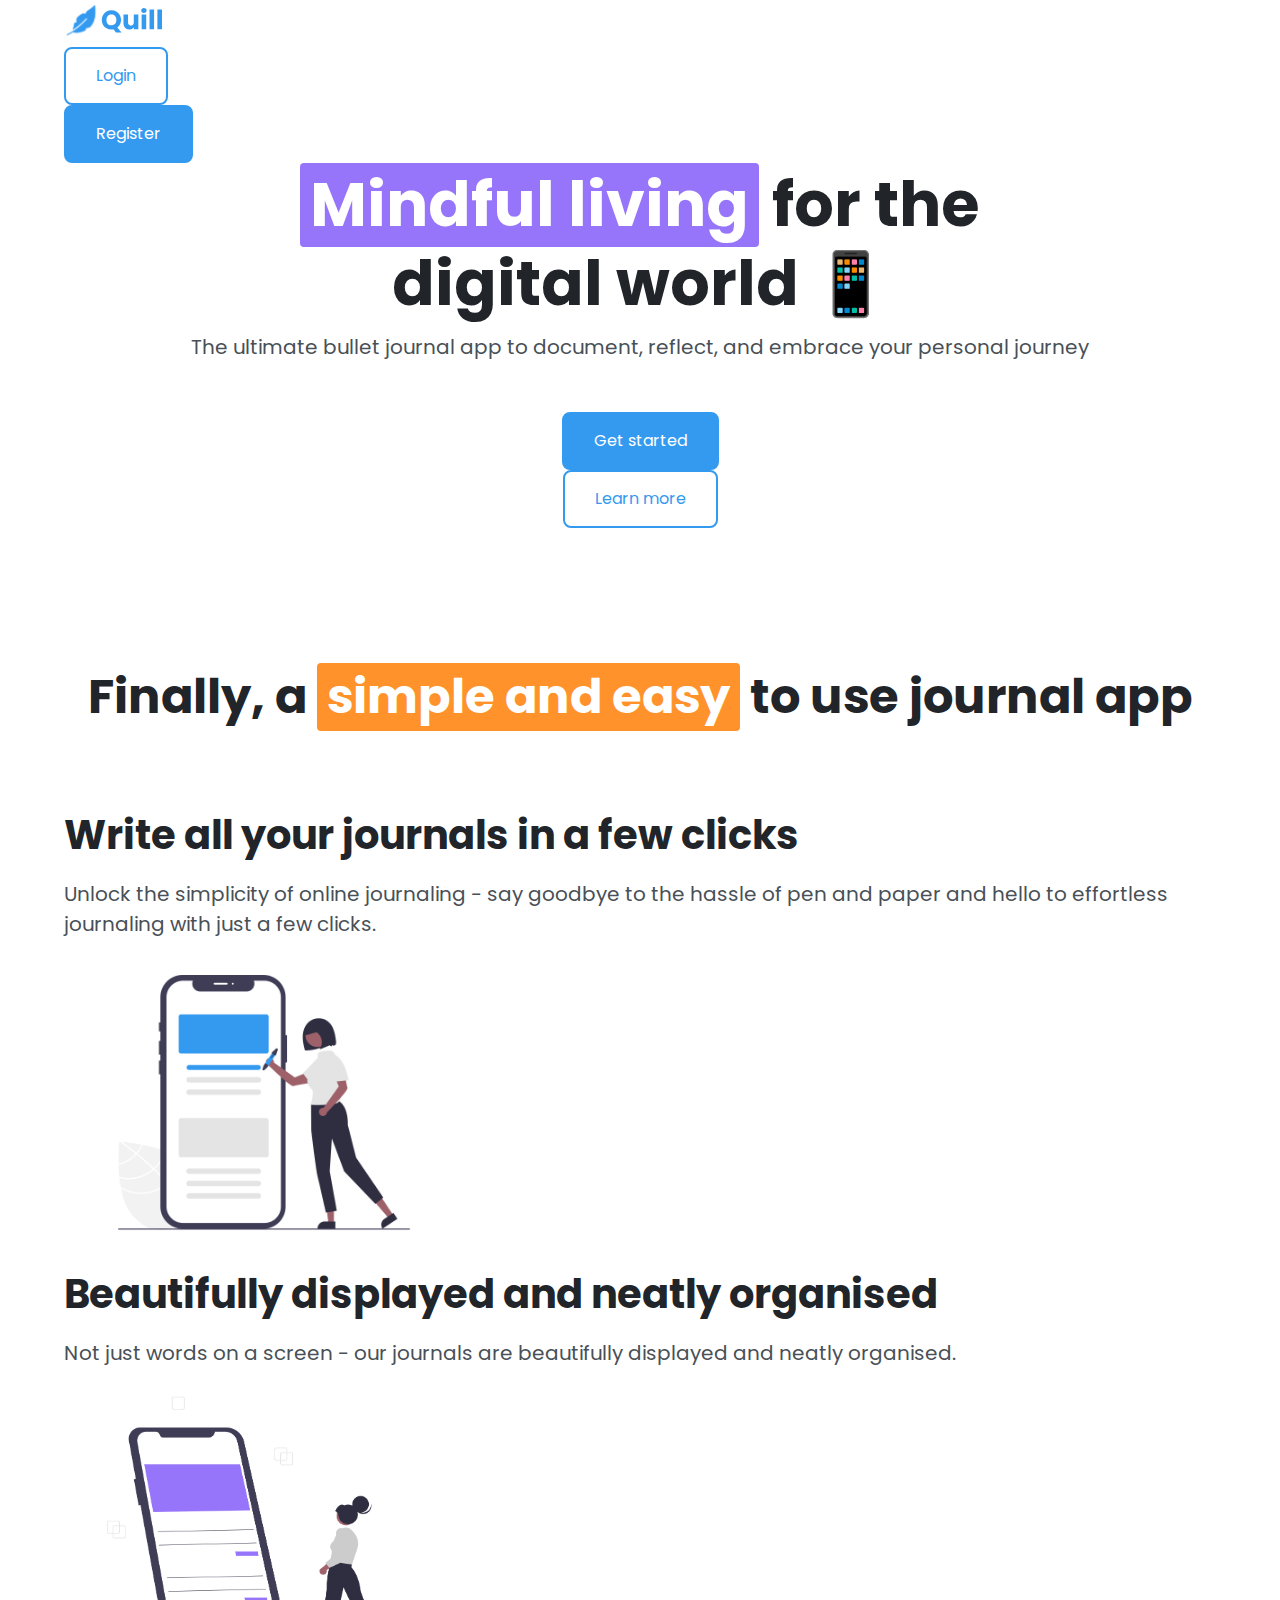
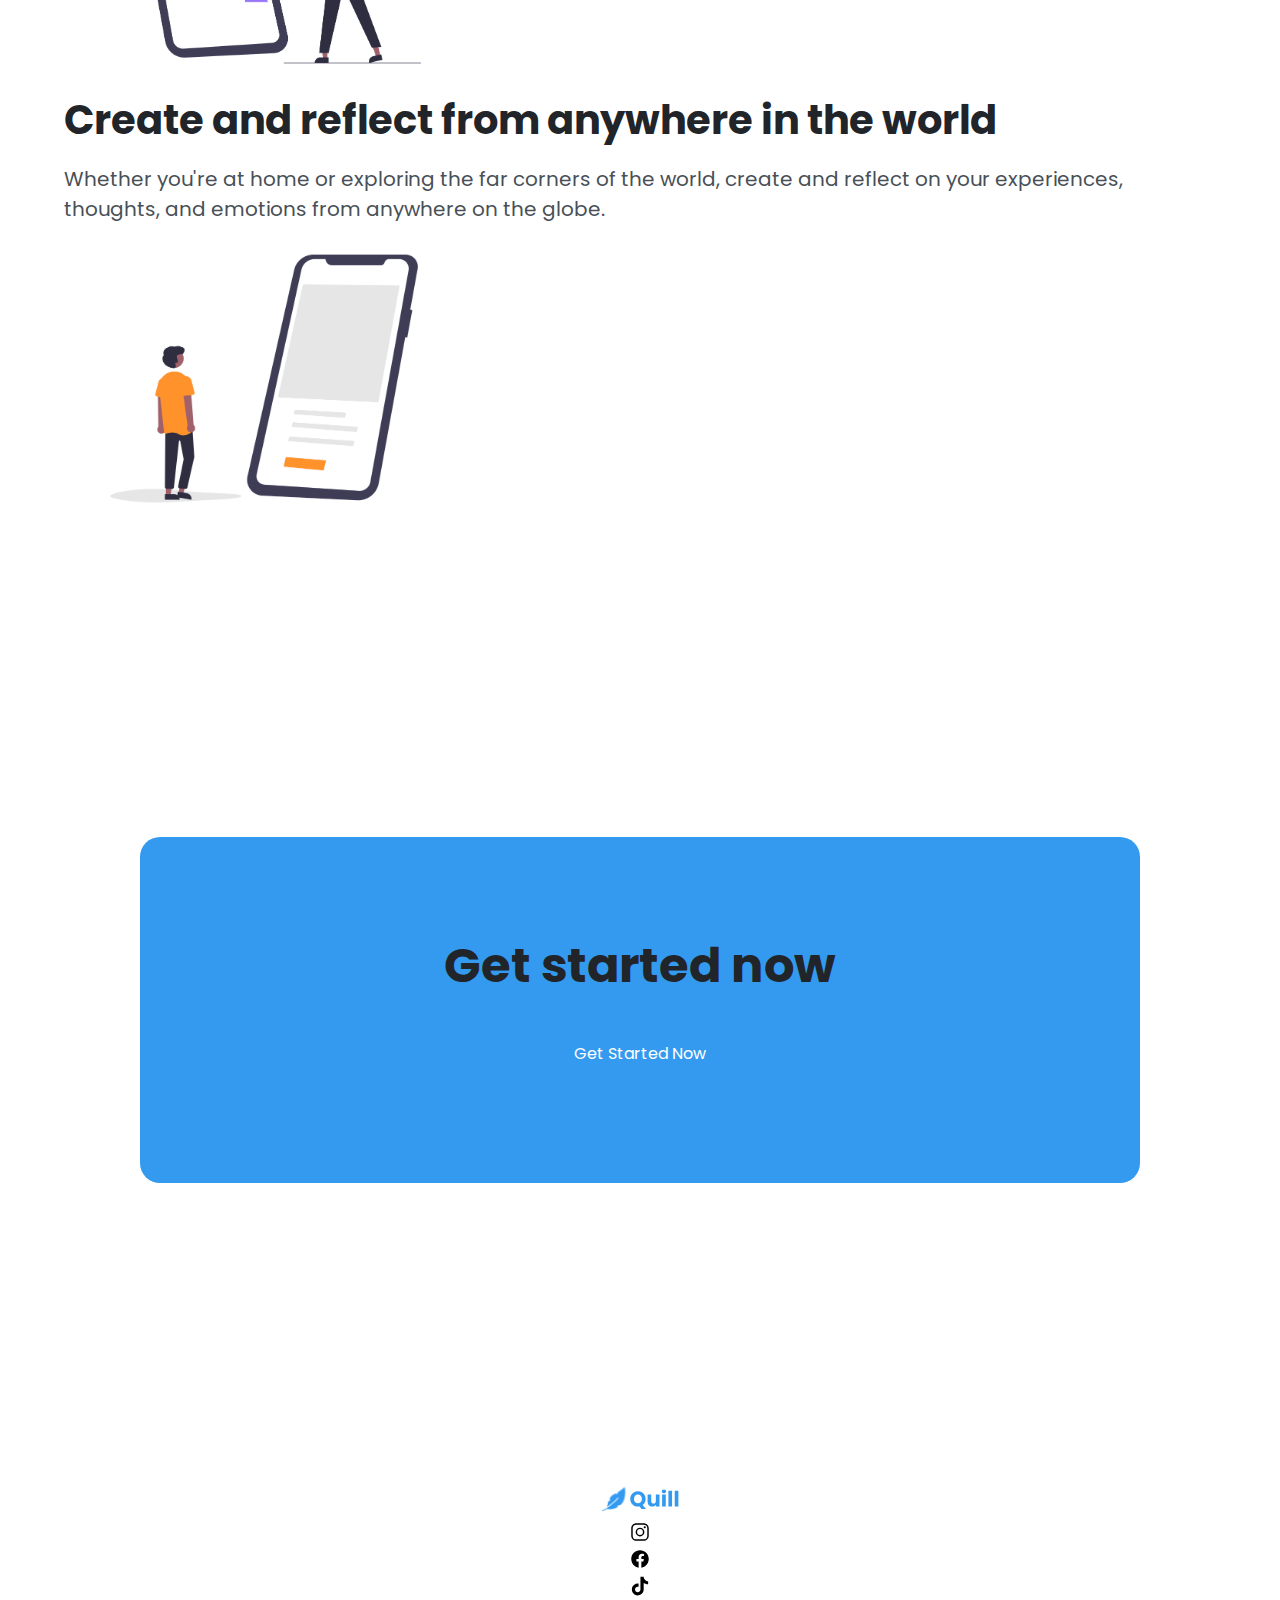
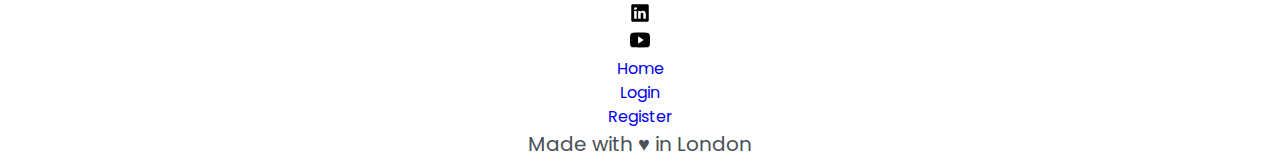
<file: index.html>
<!DOCTYPE html>
<html lang="en">
<head>
    <meta charset="UTF-8">
    <meta name="viewport" content="width=device-width, initial-scale=1.0">
    <link rel="preconnect" href="https://fonts.googleapis.com">
    <link rel="preconnect" href="https://fonts.gstatic.com" crossorigin>
    <link href="https://fonts.googleapis.com/css2?family=Poppins:ital,wght@0,100;0,200;0,300;0,400;0,500;0,600;0,700;0,800;0,900;1,100;1,200;1,300;1,400;1,500;1,600;1,700;1,800;1,900&display=swap" rel="stylesheet">
    <link rel="stylesheet" href="app.css">
    <title>Quill</title>
</head>
<body>
    <div class="container">
        <header>
              <!-- NAVIGATION -->
              <nav class="navbar">
                  <a href="index.html"><img class="logo-md" src="Images/quill.svg" alt="Quill"></a>
                  <ul>
                    <li><a class="btn btn-primary-outline" href="login.html">Login</a></li>
                    <li><a class="btn btn-primary" href="register.html">Register</a></li>
                  </ul>
             </nav>

              <!-- HEROS SECTION -->
              <section class="heros-section">
                <h1 class="hero-heading"><span class="highlight highlight-secondary">Mindful living</span> for the <br> digital world 📱 </h1>
                <p class="hero-paragraph">The ultimate bullet journal app to document, reflect, and embrace your personal journey </p>
              <ul>
                <li><a class="btn btn-primary" href="register.html">Get started</a></li>
                <li><a class="btn btn-primary-outline" href="#features">Learn more</a></li>
              </ul>
            
         </section> 
     </header>
    <main>
              <!-- FEATURES SECTION -->
              <section class="features-section">

                <h2 class="features-main-heading">Finally, a <span class="highlight highlight-tetiary">simple and easy</span> to use journal app </h2>
          <div>
                <h3 class="feature-headings">Write all your journals in a few clicks</h3>
                <p>Unlock the simplicity of online journaling - say goodbye to the hassle of pen and paper and hello to effortless journaling with just a few clicks.</p>
                <img class ="feature-img" src="Images/features-1.png" alt="simple online journaling">
          </div>
          <div>
              <h3 class="feature-headings">Beautifully displayed and neatly organised</h3>
              <p>Not just words on a screen - our journals are beautifully displayed and neatly organised. </p>
              <img class ="feature-img" src="Images/features-2.png" alt="beautifully displayed journals">
          </div>
          <div>
              <h3 class="feature-headings">Create and reflect from anywhere in the world</h3>
              <p>Whether you're at home or exploring the far corners of the world, create and reflect on your experiences, thoughts, and emotions from anywhere on the globe.</p>
              <img class ="feature-img" src="Images/features-3.png" alt="create journals anywhere">
          </div>
     </section>

    </main>
    
              <!-- CALL TO ACTION -->
              <section class="cta-section">
               <div class="cta-card">
               <h2 class="cta-heading">Get started now </h2>
               <a class="btn btn-primary" href="register.html">Get Started Now </a>
        </div>
          
     </section>
    
               <!-- FOOTER -->

            <footer class="footer">
                <a href="index.html"><img class="logo-sm" src="Images/quill.svg" alt="Quill"></a>


                <ul>
                   <li><a href="https://www.instagram.com/"><img class ="social-icons" src="Images/instagram.svg" alt="instagram"></a></li>
                   <li><a href="https://www.Facebook.com"><img class ="social-icons"src="Images/logo-facebook.svg" alt="Facebook"></a></li>
                   <li><a href="https://www.Tiktok.com"><img class ="social-icons"src="Images/tiktok.svg" alt="Tiktok"></a></li>
                   <li><a href="https://www.LinkedIn.com"><img class ="social-icons"src="Images/linkedin.svg" alt="LinkedIn"></a></li>
                   <li><a href="https://www.YouTube.com"><img class ="social-icons"src="Images/youtube.svg" alt="YouTube"></a></li>
               </ul>
                <Ul>
                   <li><a href="index.html">Home</a></li>
                   <li><a href="login.html">Login</a></li>
                   <li><a href="register.html">Register</a></li>
              </Ul>

               <p class="small text">Made with ♥︎ in London

            </footer>

            </p>

    </div>
    
</body>
</html>
</file>
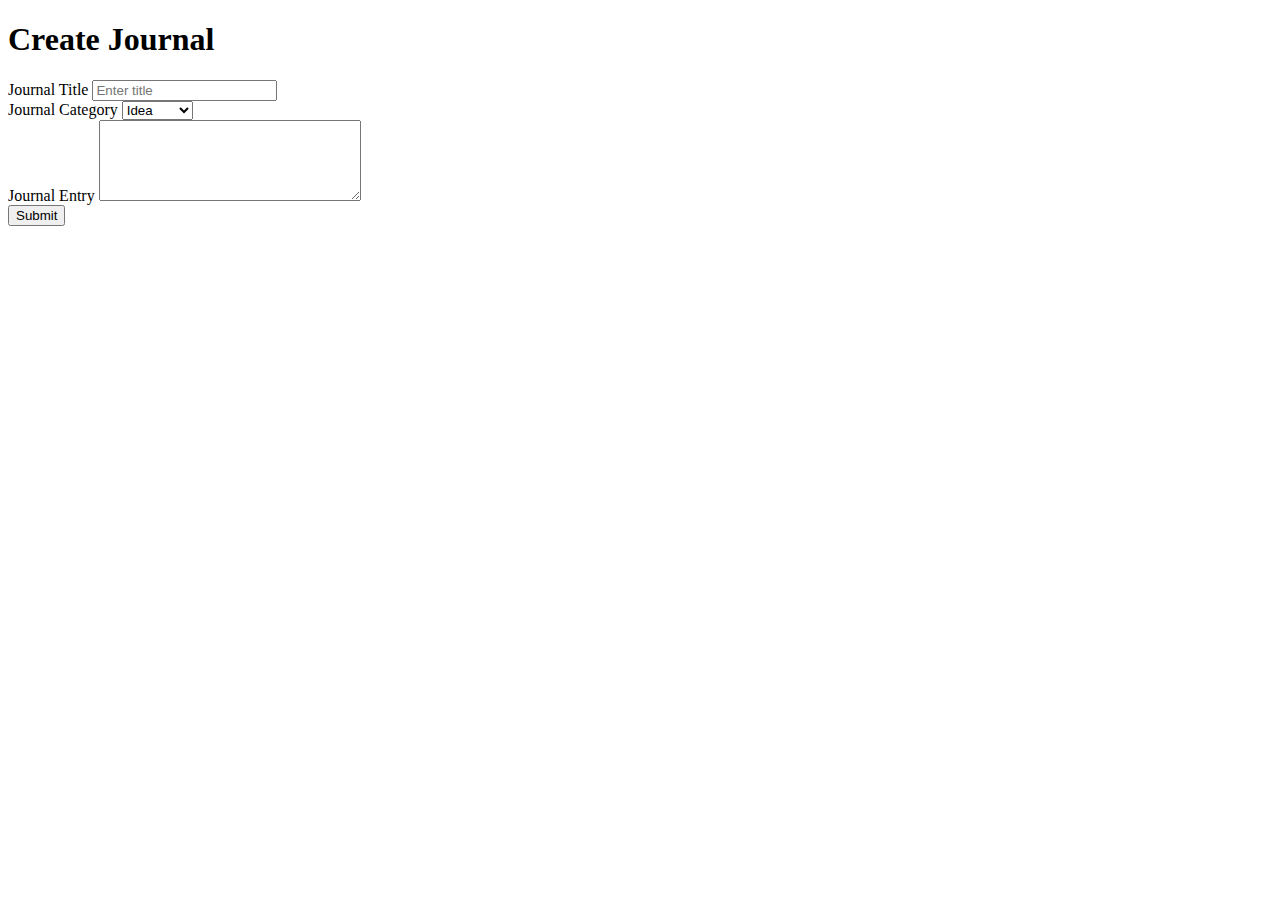
<file: create-journal.html>
<!DOCTYPE html>
<html lang="en">
<head>
    <meta charset="UTF-8">
    <meta name="viewport" content="width=device-width, initial-scale=1.0">
    <title>Create Journal</title>
</head>
<body>
    <h1>Create Journal</h1>

    <form action="/api/v1/journals" method="post">
        <label for="main-title">Journal Title</label>
        <input id="main-title" type="text" name="title" placeholder="Enter title" minlength="3" required>

        <br>

        <label for="journal-category">Journal Category</label>
        <select id="journal-category" name="category" required>
            <option value="idea">Idea</option>
            <option value="note">Note</option>
            <option value="goal">Goal</option>
            <option value="habit">Habit</option>
            <option value="memory">Memory</option>
            <option value="mood">Mood</option>
            <option value="event">Event</option>
            <option value="task">Task</option>
        </select>

        <br>

        <label for="journal-entry">Journal Entry</label>
        <textarea id="journal-entry" name="entry" cols="30" rows="5" minlength="10" required></textarea>

        <br>

        <button type="submit">Submit</button>
    </form>
</body>
</html>
</file>
<file: app.css>
/* 

-------- TYPOGRAPHY --------

FONT SIZES
12px / 16px / 20px / 24px / 32px/ 40px

FONT WEIGHTS
400 / 700

LINE WEIGHTS
1.2 / 1.5

LETTER SPACING
0 / -2PX

FONT FAMILY
Poppins


-------- COLORS --------

PRIMARY
Base: #339af0 (Sky Blue)
Tint: #d0ebff (Arctic)
Shade: #1c7ed6 (Deep Sea)

SECONDARY
Base: #9775fa (Lavender)
Tint: #d0cbff (Moonlight Iris)
Shade: #7048c8 (Velvet Night)

TETIARY
Base: #ff922b (Pumpkin)
Tint: #ffe8cc (Dawn)
Shade: #f76707 (Lava)

GREY
Base: #495057 (Slate)
Tint: #f1f3f5 (pebble)
Shade: #212529 (Graphite)
White:#FFFFFF (White)
Black:#000000 (Black)

-------- BOARDER RADIUS --------
4PX,8PX,20PX


-------- SPACING SYSTEM --------
5px/ 10px/ 15px/ 20px/ 25px/ 30px/ 40px/ 50px/ 60px/ 70px/ 80px/ 90px/ 100px/ 125px/ 150px/ 200px/ 250px/ 300px/ 400px/ 500px




*/
/* ------------------------------------------ GLOBAL STYLE ------------------------------------------ */

/* Add universal selector later to remove default spacing properties */


:root{
    /* FONT SIZE */
    --text-sm: 1.2rem;
    --text-base: 1.6rem;
    --text-paragraph: 2rem;
    --text-h5: 2.4rem;
    --text-h4: 3.2rem;
    --text-h3: 4rem;
    --text-h2: 4.8rem;
    --text-h1: 6.2rem;

    /* FONT WEIGHT */
    --font-weight-normal: 400;
    --font-weight-bold: 700;
    /* lINE HEIGHTs */
    --line-height-tight: 1.2;
    --line-height-normal: 1.5;
    /* LETTER SPACIG */
    --letter-pacing-tight: -2px;
    /* FONT FAMILY */
    --font-family: 'poppins', sans-serif;
    /* colors */
    --primary-base: #339af0;
    --primary-tint: #d0ebff;
    --primary-shade: #1c7ed6;
    --secondary-base: #9775fa;
    --secondary-tint: #d0cbff;
    --secondary-shade: #7048c8;
    --tetiary-base: #ff922b;
    --tetiary-tint: #ffe8cc;
    --tetiary-shade: #f76707;
    --grey-base: #495057;
    --grey-tint: #f1f3f5;
    --grey-shade: #212529;
    --white: #FFFFFF;
    --black: #000000;

      /* MISCELLANEOUS */
    /* --nav-height: 300px; UPDATE THE VALUE IN THE FLEX BOX */


}


*{
    box-sizing: border-box;
    margin: 0;
    padding: 0;
}

html{
    font-size: 62.5%;
}

body{
    font-family: var(--font-family);
    font-weight: var(--font-weight-normal);
    line-height: var(--line-height-normal);
    color: var(--grey-base);

}

.container{
    max-width: 1200px;
    width: 90%;
    margin: 0 auto;
}

h1, h2, h3, h4, h5 {
    font-weight: var(--font-weight-bold);
    line-height: var(--line-height-tight);
    letter-spacing: var(--letter-spacing-tight);
    color: var(--grey-shade);
}

 h1{    
    font-size: var(--text-h1);   
}

h2{
    font-size: var(--text-h2);   
}

h3{ 
    font-size: var(--text-h3);
    
}

h4{
    font-size: var(--text-h4) ; 
}

h5{
    font-size: var(--text-h5);
}

p{ 
    font-size: var(--text-paragraph);   
}

a{ 
    text-decoration: none;
    font-size: var(--text-base);
    display: inline-block;  
}

ul{
    list-style: none;
}

span{
    display: inline-block;
}

.small-text {
    font-size: var(--text-sm);

}

/* -------------------------------------------COMPONENTS ------------------------------------------  */


.btn {
    font-weight: var(--text-base);
    text-decoration: none;
    padding: 1.5rem 3rem ;
    border-radius: 8px;
}

.btn-primary:link, .btn-primary:visited {
    color: var(--white);
    background-color: var(--primary-base);
    border: 2px solid var(--primary-base);
}

.btn-primary:hover, .btn-primary:active {
    color: var(--white);
    background-color: var(--primary-shade);
    border: 2px solid var(--primary-shade);
}

.btn-primary-outline:link, .btn-primary-outline:visited {
    color: var(--primary-base);
    background-color: var(--white);
    border: 2px solid var(--primary-base);
}

.btn-primary-outline:hover, .btn-primary-outline:active {
    color: var(--primary-shade);
    background-color:var(--white);
    border: 2px solid var(--primary-shade);
}

.btn-secondary:link, .btn-secondary:visited {
    color: var(--white);
    background-color:var(--secondary-base);
    border: 2px solid var(--secondary-base);
}

.btn-secondary:hover, .btn-secondary:active {
    color: var(--white);
    background-color: var(--secondary-shade);
    border: 2px solid border var(--secondary-base);
    
}

.highlight {
    color:var(--white);
    padding: 0.5rem 1rem;
    border-radius: 4px;
}

.highlight-primary {
    background-color: var(--primary-base);
}

.highlight-secondary {
    background-color: var(--secondary-base);
}

.highlight-tetiary {
    background-color: var(--tetiary-base);
}

.logo-md {
    width: 100px;
}

.logo-sm {
    width: 80px;
}


/* -------------------------------------------SECTIONS ------------------------------------------  */



/* ------------NAVBAR-------------- */

.navbar{
    height: var(--nav-height);
    
}

/* ------------HEROS SECTION-------------- */
.heros-section{
    height: calc(100vh - var(--nav-height));
    min-height: 400px;
    text-align: center;
    margin-bottom: 10rem;
    
}

.hero-heading{
    margin-bottom: 1rem;
}

.hero-paragraph{
    margin-bottom: 5rem;
}

/* ------------FEATURES SECTION------------ */

.features-section{
    margin-bottom: 30rem;
}

.features-main-heading{
    text-align: center;
    margin-bottom: 8rem;
}

.feature-headings {
    margin-bottom: 2rem;
}

.feature-img{
    max-width: 400px;
    width: 100%;
}


/* ------------CTA SECTION----------------- */

.cta-section{
    text-align: center;
    margin-bottom: 30rem;
}

.cta-card{
    text-align: center;
    background-color: var(--primary-base);
    max-width: 1000px;
    padding: 10rem 20rem;
    border-radius: 20px;
    margin: 0 auto;
}

.cta-heading {
    margin-bottom: 3rem;
}

/* ------------FOOTER SECTION-------------- */
.footer{
    text-align: center;
}

.social-icons{
    width: 20px;
}
</file>
